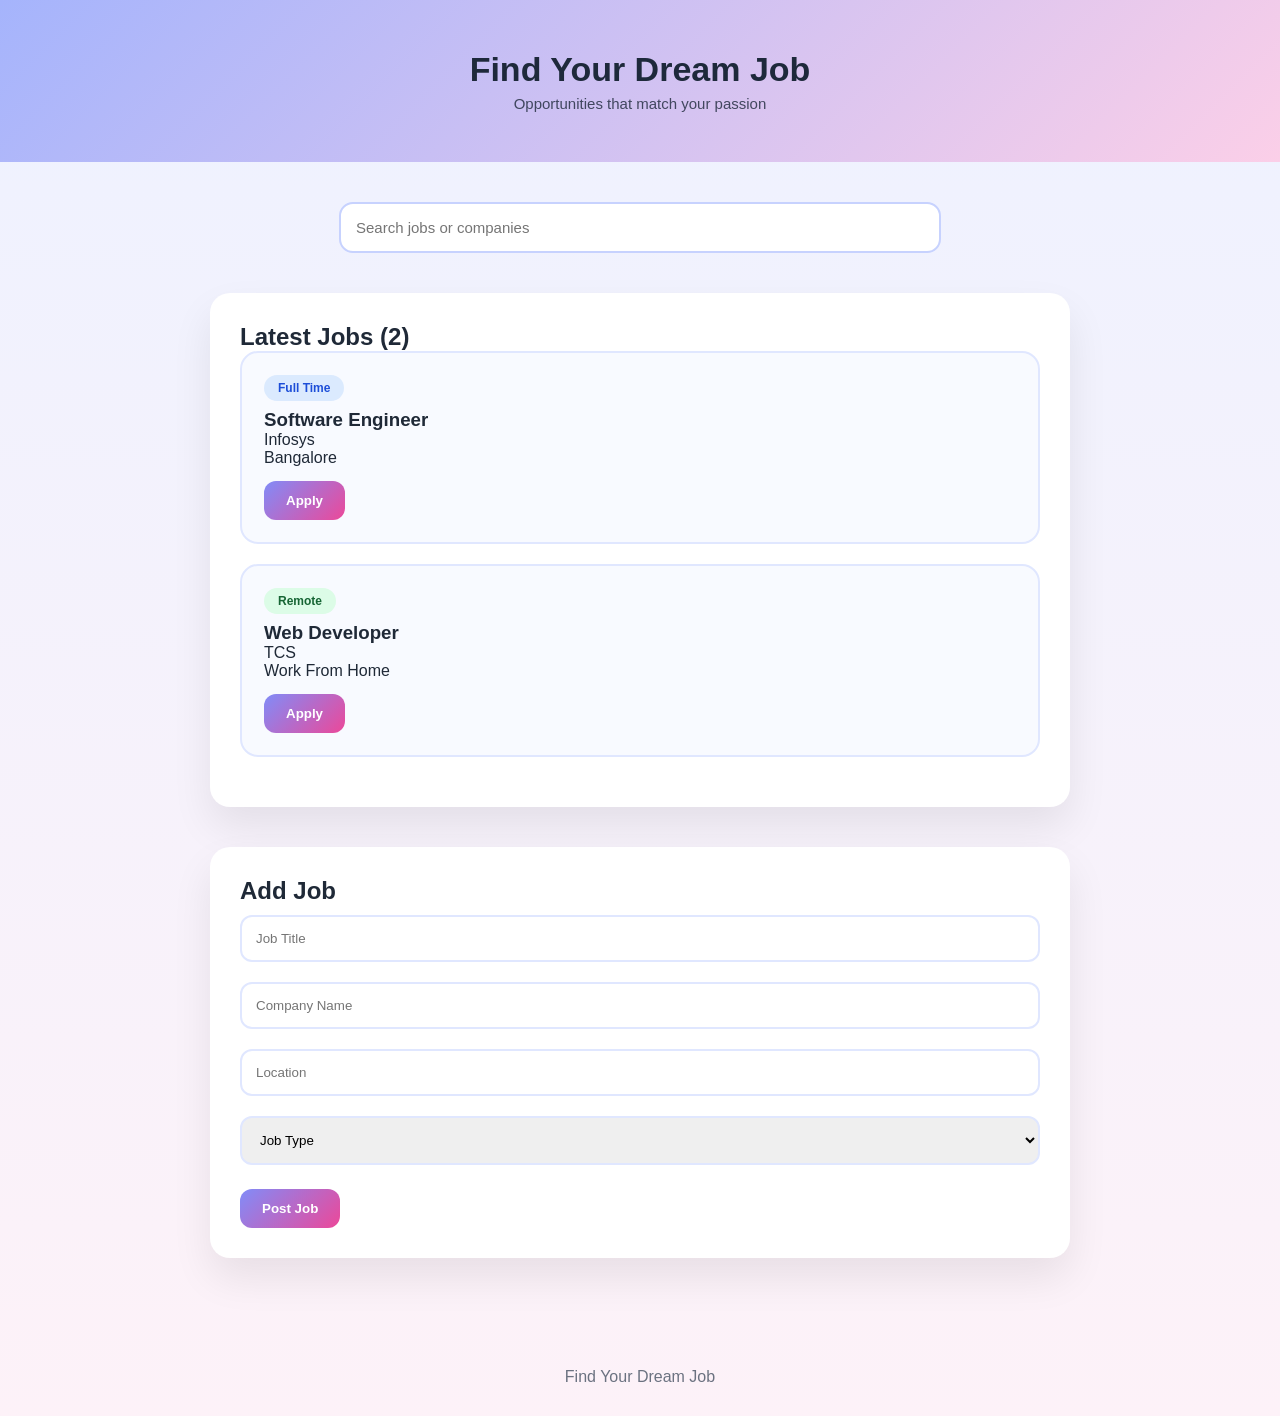
<file: index.html>
<!DOCTYPE html>
<html lang="en">
<head>
    <meta charset="UTF-8">
    <title>Find Your Dream Job</title>
    <meta name="viewport" content="width=device-width, initial-scale=1.0">
    <link rel="stylesheet" href="style.css">
</head>
<body>

<header>
    <h1>Find Your Dream Job</h1>
    <p>Opportunities that match your passion</p>
</header>

<main>

    <section class="search-box">
        <input type="text" id="searchInput" placeholder="Search jobs or companies">
    </section>

    <section class="jobs-section">
        <h2>Latest Jobs (<span id="jobCount">0</span>)</h2>

        <div id="jobList">
            <div class="job candidate-job">
                <span class="tag full">Full Time</span>
                <h3>Software Engineer</h3>
                <p>Infosys</p>
                <p>Bangalore</p>
                <button class="apply-btn">Apply</button>
            </div>

            <div class="job candidate-job">
                <span class="tag remote">Remote</span>
                <h3>Web Developer</h3>
                <p>TCS</p>
                <p>Work From Home</p>
                <button class="apply-btn">Apply</button>
            </div>
        </div>
    </section>

    <section class="add-job">
        <h2>Add Job</h2>
        <form id="jobForm">
            <input type="text" id="jobTitle" placeholder="Job Title" required>
            <input type="text" id="companyName" placeholder="Company Name" required>
            <input type="text" id="location" placeholder="Location" required>
            <select id="jobType" required>
                <option value="">Job Type</option>
                <option>Full Time</option>
                <option>Remote</option>
                <option>Internship</option>
            </select>
            <button type="submit">Post Job</button>
        </form>
    </section>

</main>

<footer>
    <p>Find Your Dream Job</p>
</footer>

<script src="script.js"></script>
</body>
</html>
</file>
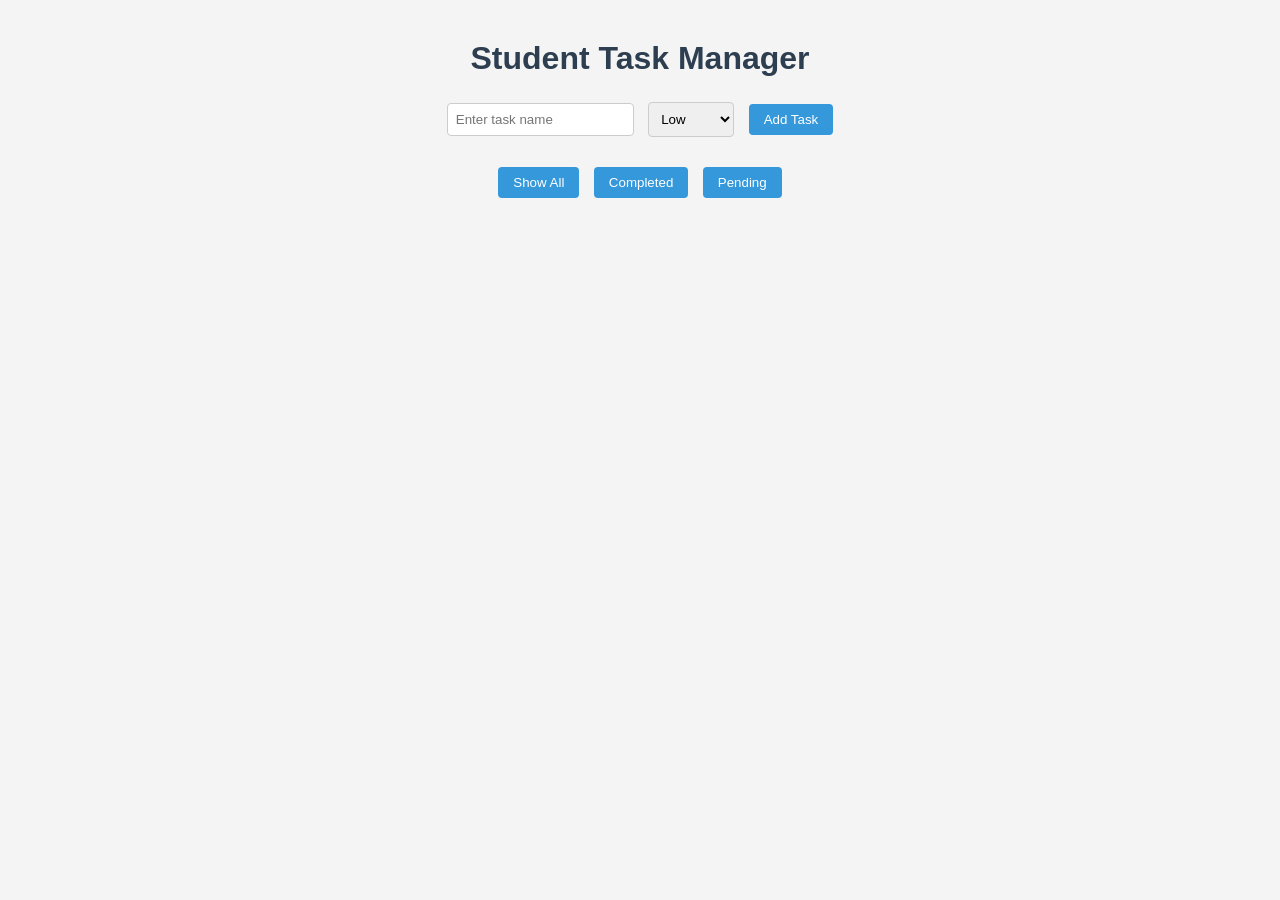
<file: PracticalMST/index.html>
<!DOCTYPE html>
<html lang="en">
<head>
<meta charset="UTF-8">
<meta name="viewport" content="width=device-width, initial-scale=1.0">
<title>Student Task Manager</title>
<link rel="stylesheet" href="style.css">
</head>

<body>

<h1>Student Task Manager</h1>

<div class="task-input">

<input type="text" id="taskName" placeholder="Enter task name">

<select id="priority">
<option value="Low">Low</option>
<option value="Medium">Medium</option>
<option value="High">High</option>
</select>

<button onclick="addTask()">Add Task</button>

</div>


<div class="filters">

<button onclick="filterTasks('all')">Show All</button>

<button onclick="filterTasks('completed')">Completed</button>

<button onclick="filterTasks('pending')">Pending</button>

</div>


<ul id="taskList"></ul>

<script src="script.js"></script>

</body>
</html>
</file>
<file: style.css>
*{
    box-sizing: border-box;
    margin: 0;
    padding: 0;
}

body{
    font-family: "Segoe UI", sans-serif;
    background: linear-gradient(180deg,#EEF2FF,#FDF2F8);
    color: #1F2937;
}

header{
    text-align: center;
    padding: 50px 20px;
    background: linear-gradient(135deg,#A5B4FC,#FBCFE8);
    color: #1E293B;
}

header h1{
    font-size: 34px;
    margin-bottom: 6px;
}

header p{
    font-size: 15px;
    opacity: 0.8;
}

main{
    max-width: 900px;
    margin: auto;
    padding: 40px 20px;
}

.search-box{
    text-align: center;
    margin-bottom: 40px;
}

.search-box input{
    width: 70%;
    padding: 15px;
    border-radius: 14px;
    border: 2px solid #C7D2FE;
    font-size: 15px;
    transition: 0.3s;
}

.search-box input:focus{
    outline: none;
    border-color: #818CF8;
    box-shadow: 0 0 0 4px rgba(129,140,248,0.25);
}

.jobs-section, .add-job{
    background: white;
    padding: 30px;
    border-radius: 20px;
    margin-bottom: 40px;
    box-shadow: 0 20px 40px rgba(0,0,0,0.08);
}

.job{
    border: 2px solid #E0E7FF;
    padding: 22px;
    border-radius: 18px;
    margin-bottom: 20px;
    transition: 0.3s;
    background: #F8FAFF;
}

.job:hover{
    transform: translateY(-6px);
    box-shadow: 0 14px 30px rgba(99,102,241,0.25);
}

.tag{
    display: inline-block;
    font-size: 12px;
    padding: 6px 14px;
    border-radius: 20px;
    margin-bottom: 8px;
    font-weight: 600;
}

.tag.full{
    background: #DBEAFE;
    color: #1D4ED8;
}

.tag.remote{
    background: #DCFCE7;
    color: #166534;
}

button{
    margin-top: 14px;
    padding: 12px 22px;
    border-radius: 12px;
    border: none;
    background: linear-gradient(135deg,#818CF8,#EC4899);
    color: white;
    cursor: pointer;
    font-weight: 600;
    transition: 0.3s;
}

button:hover{
    transform: scale(1.07);
    box-shadow: 0 10px 25px rgba(236,72,153,0.4);
}

button:disabled{
    background: #9CA3AF;
    box-shadow: none;
}

.delete-btn{
    background: linear-gradient(135deg,#FCA5A5,#EF4444);
    margin-left: 10px;
}

form input, form select{
    width: 100%;
    padding: 14px;
    margin: 10px 0;
    border-radius: 12px;
    border: 2px solid #E0E7FF;
}

footer{
    text-align: center;
    padding: 30px;
    color: #6B7280;
}
</file>
<file: PracticalMST/style.css>
*{
margin:0;
padding:0;
box-sizing:border-box;

}

body{
font-family: Arial, sans-serif;
background:#f4f4f4;
text-align:center;
padding:40px;
}

h1{
margin-bottom:20px;
color:#2c3e50;
}

.task-input{
margin-bottom:20px;
}

input, select{
padding:8px;
margin:5px;
border:1px solid #ccc;
border-radius:4px;
}

button{
padding:8px 15px;
margin:5px;
background:#3498db;
color:white;
border:none;
border-radius:4px;
cursor:pointer;
}

button:hover{
background:#2980b9;
}

ul{
margin-top:20px;
list-style:none;
}

li{
background:white;
padding:10px;
margin:8px auto;
width:350px;
border-radius:5px;
box-shadow:0 2px 5px rgba(0,0,0,0.1);
}
</file>
